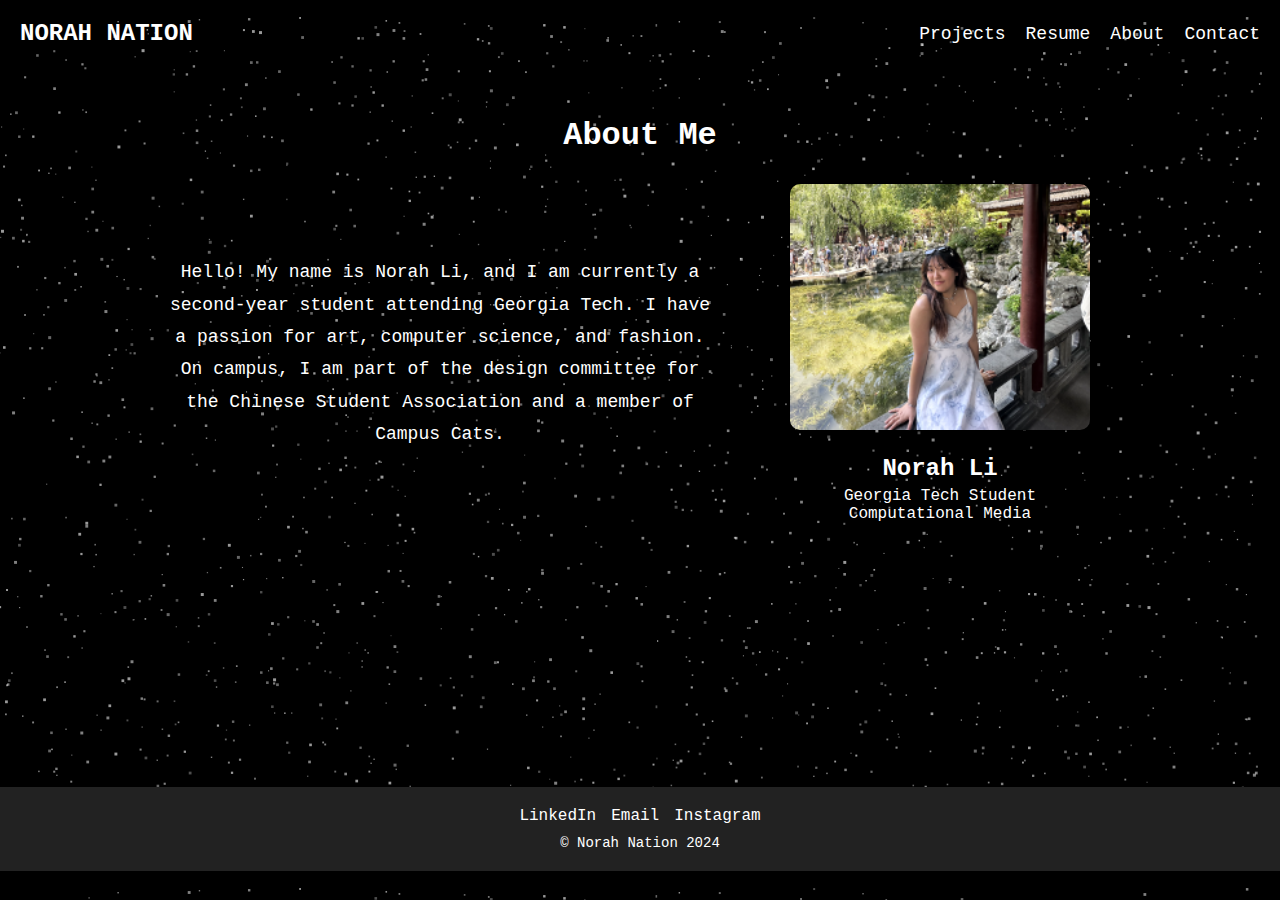
<file: about.html>
<!DOCTYPE html>
<html lang="en">
<head>
  <meta charset="UTF-8">
  <meta name="viewport" content="width=device-width, initial-scale=1.0">
  <title>About - Norah Nation</title>
  <link rel="stylesheet" href="styles.css">
</head>
<body>
  <!-- Header Navigation -->
  <header>
    <div class="header-container">
      <h1 class="logo">
        <a href="index.html" style="text-decoration: none; color: inherit;">NORAH NATION</a>
      </h1>
      <nav>
        <ul class="nav-links">
          <li><a href="projects.html">Projects</a></li>
          <li><a href="resume.html">Resume</a></li>
          <li><a href="about.html">About</a></li>
          <li><a href="contact.html">Contact</a></li>
        </ul>
      </nav>
    </div>
  </header>

  <main class="main-content">
    <section class="about-section">
      <h1>About Me</h1>
      <div class="about-container">
        <div class="about-text">
          <p>
            Hello! My name is Norah Li, and I am currently a second-year student attending Georgia Tech. 
            I have a passion for art, computer science, and fashion. On campus, 
            I am part of the design committee for the Chinese Student Association 
            and a member of Campus Cats.
          </p>
        </div>
        <div class="about-image">
          <img src="profile.png" alt="Norah's Photo" />
          <div class="profile-info">
            <h2>Norah Li</h2>
            <p>Georgia Tech Student</p>
            <p>Computational Media</p>
          </div>
        </div>
      </div>
    </section>
  </main>

  <!-- Footer -->
  <footer>
    <div class="footer-links">
      <a href="https://www.linkedin.com/in/norahli/" target="_blank">LinkedIn</a>
      <a href="mailto:norahjadeli@gmail.com">Email</a>
      <a href="https://instagram.com" target="_blank">Instagram</a>
    </div>
    <p>© Norah Nation 2024</p>
  </footer>
</body>
</html>
</file>
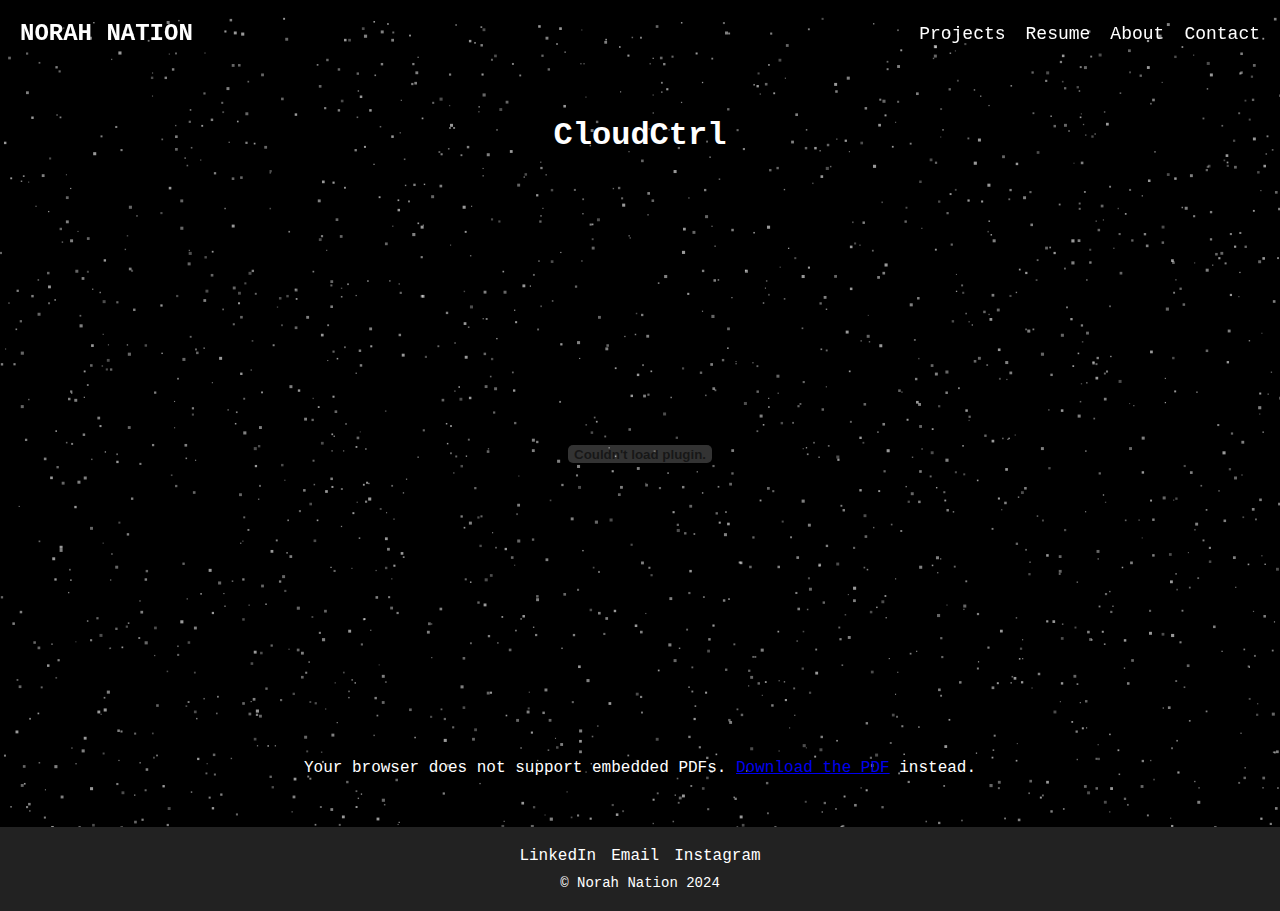
<file: cloudCtrl.html>
<!DOCTYPE html>
<html lang="en">
<head>
  <meta charset="UTF-8">
  <meta name="viewport" content="width=device-width, initial-scale=1.0">
  <title>Norah Nation Portfolio</title>
  <link rel="stylesheet" href="styles.css">
</head>
<body>
  <!-- Header Navigation -->
  <header>
    <div class="header-container">
      <h1 class="logo">
        <a href="index.html" style="text-decoration: none; color: inherit;">NORAH NATION</a>
      </h1>
      <nav>
        <ul class="nav-links">
          <li><a href="projects.html">Projects</a></li>
          <li><a href="#resume">Resume</a></li>
          <li><a href="about.html">About</a></li>
          <li><a href="contact.html">Contact</a></li>
        </ul>
      </nav>
    </div>
  </header>

  <!-- Resume Section -->
  <section id="resume" style="text-align: center; margin: 50px 0;">
    <h1>CloudCtrl</h1>
    <embed 
      src="cloudCtrl.pdf" 
      type="application/pdf" 
      width="80%" 
      height="600px">
    <p>
      Your browser does not support embedded PDFs. 
      <a href="cloudCtrl.pdf" target="_blank">Download the PDF</a> instead.
    </p>
  </section>
  


  <!-- Footer -->
  <footer>
    <div class="footer-links">
      <a href="https://www.linkedin.com/in/norahli/" target="_blank">LinkedIn</a>
      <a href="mailto:norahjadeli@gmail.com">Email</a>
      <a href="https://instagram.com" target="_blank">Instagram</a>
    </div>
    <p>© Norah Nation 2024</p>
  </footer>

  <script src="script.js"></script>
</body>
</html>
</file>
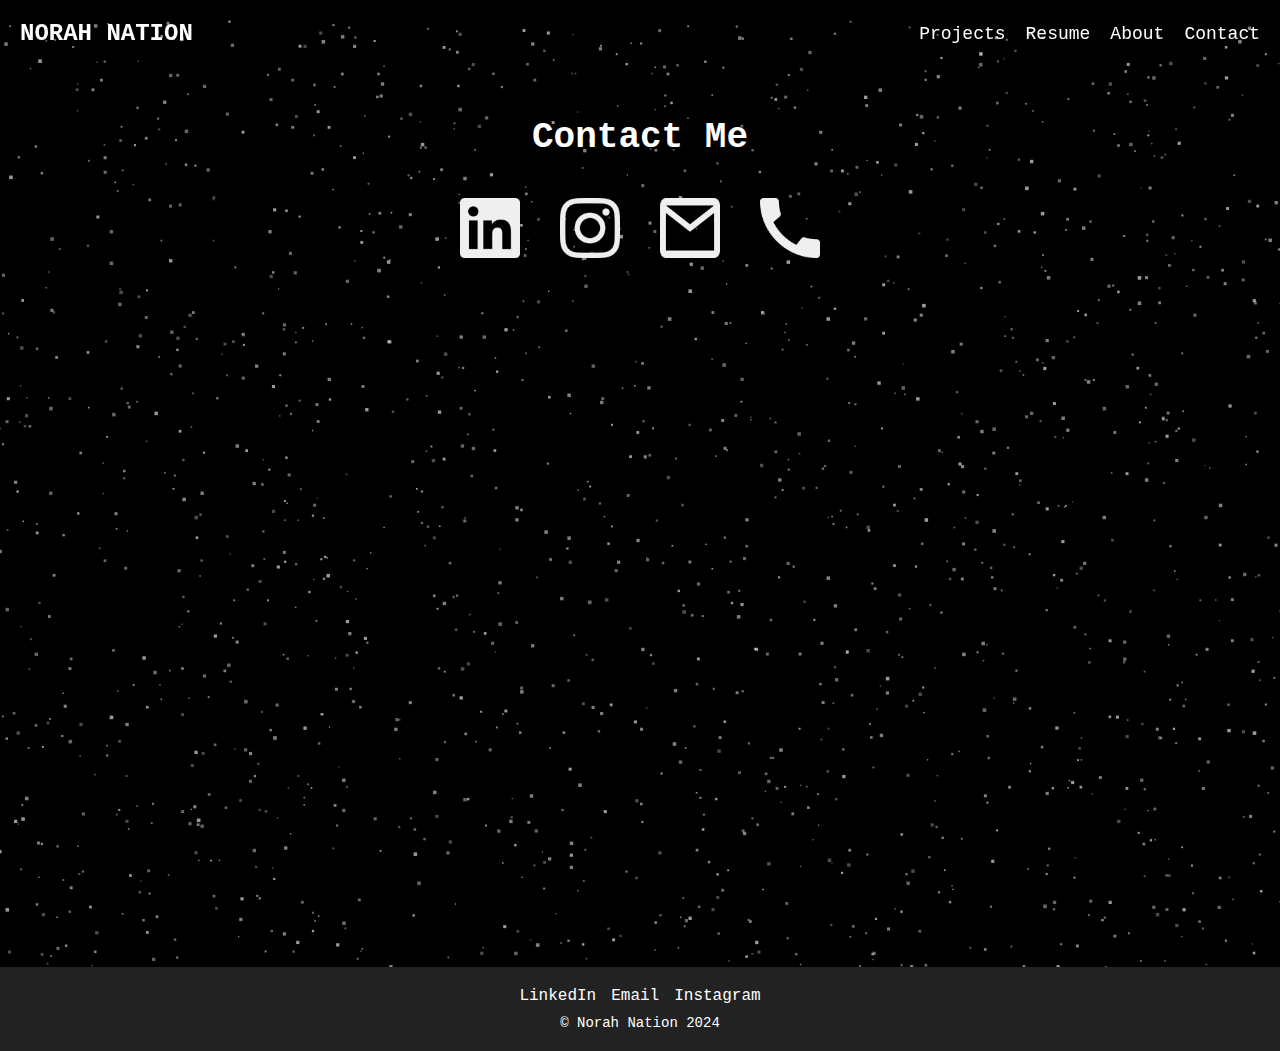
<file: contact.html>
<!DOCTYPE html>
<html lang="en">
<head>
  <meta charset="UTF-8">
  <meta name="viewport" content="width=device-width, initial-scale=1.0">
  <title>Contact - Norah Nation</title>
  <link rel="stylesheet" href="styles.css">
</head>
<body>
 <!-- Header Navigation -->
 <header>
  <div class="header-container">
    <h1 class="logo">
      <a href="index.html" style="text-decoration: none; color: inherit;">NORAH NATION</a>
    </h1>
    <nav>
      <ul class="nav-links">
        <li><a href="projects.html">Projects</a></li>
        <li><a href="resume.html">Resume</a></li>
        <li><a href="about.html">About</a></li>
        <li><a href="contact.html">Contact</a></li>
      </ul>
    </nav>
  </div>
</header>

  <main class="main-content">
    <section class="contact-section">
      <h1>Contact Me</h1>
      <div class="contact-icons">
        <a href="https://www.linkedin.com/in/norahli/" target="_blank">
          <img src="linkedin.png" alt="LinkedIn">
        </a>
        <a href="https://instagram.com" target="_blank">
          <img src="insta.png" alt="Instagram">
        </a>
        <a href="mailto:norahjadeli@gmail.com">
          <img src="email.png" alt="Email">
        </a>
        <a href="tel:+1234567890">
          <img src="phoneNum.png" alt="Phone">
        </a>
      </div>
    </section>
  </main>

  <!-- Footer -->
  <footer>
    <div class="footer-links">
      <a href="https://www.linkedin.com/in/norahli/" target="_blank">LinkedIn</a>
      <a href="mailto:norahjadeli@gmail.com">Email</a>
      <a href="https://instagram.com" target="_blank">Instagram</a>
    </div>
    <p>© Norah Nation 2024</p>
  </footer>
</body>
</html>
</file>
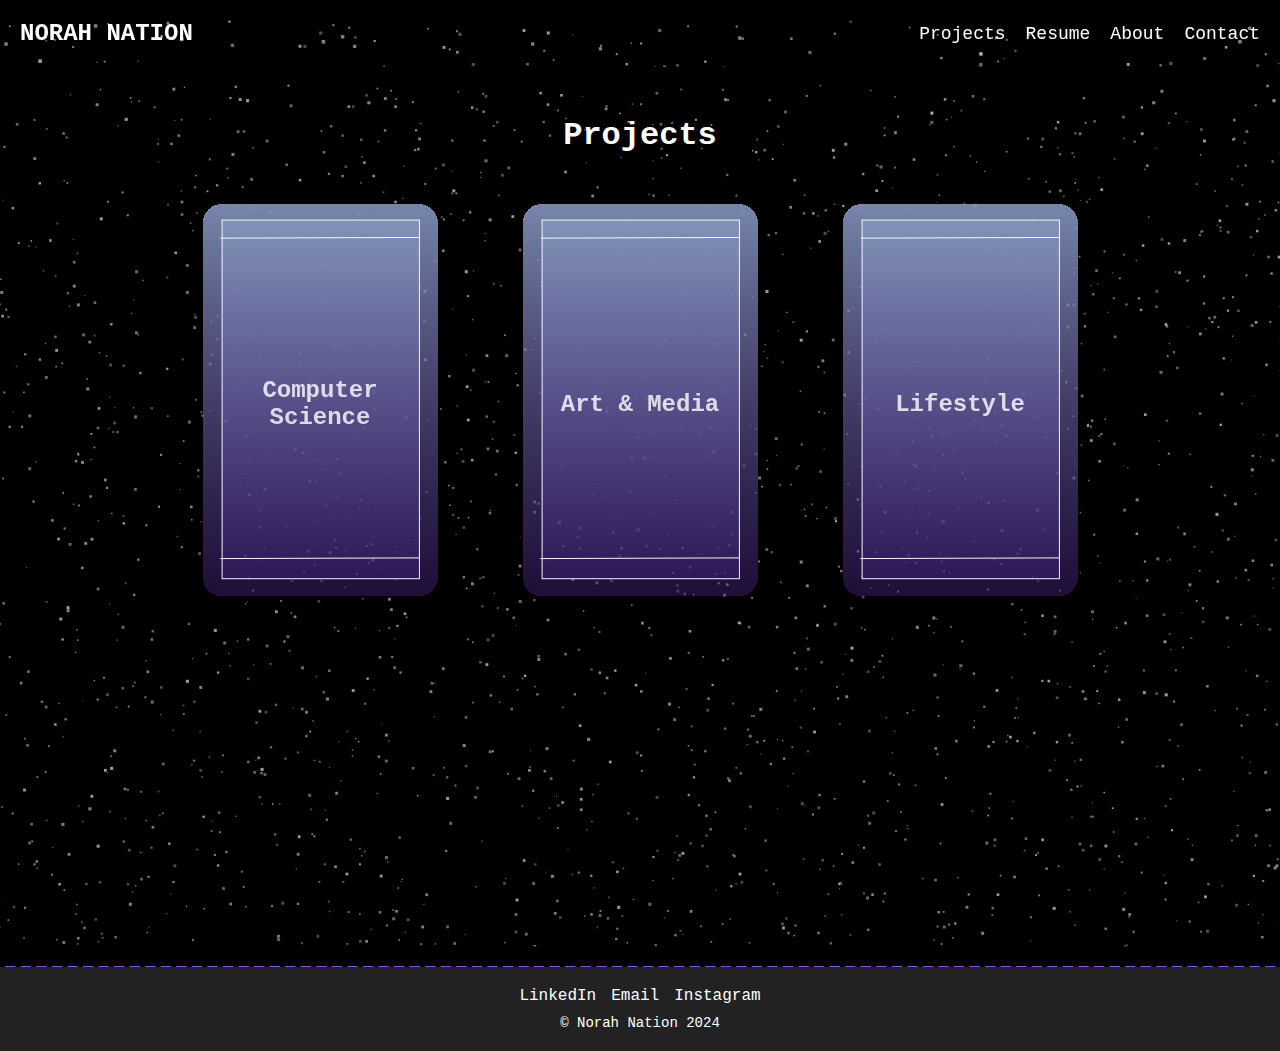
<file: projects.html>
<!DOCTYPE html>
<html lang="en">
<head>
  <meta charset="UTF-8">
  <meta name="viewport" content="width=device-width, initial-scale=1.0">
  <title>Norah Nation - Projects</title>
  <link rel="stylesheet" href="styles.css">
</head>
<body>
  <!-- Header Navigation -->
  <header>
    <div class="header-container">
      <h1 class="logo">
        <a href="index.html" style="text-decoration: none; color: inherit;">NORAH NATION</a>
      </h1>
      <nav>
        <ul class="nav-links">
          <li><a href="projects.html">Projects</a></li>
          <li><a href="resume.html">Resume</a></li>
          <li><a href="about.html">About</a></li>
          <li><a href="contact.html">Contact</a></li>
        </ul>
      </nav>
    </div>
  </header>

  <main class="main-content">
    <section id="projects">
      <h1>Projects</h1>
      <div class="project-cards-container">
        <!-- Project Card 1 -->
        <div class="project-card">
          <div class="card-inner">
            <!-- Front -->
            <div class="card-front" style="background-image: url('card.svg');">
              <h2>Computer <br/> Science</h2>
            </div>
            <!-- Back -->
            <div class="card-back">
              <ul>
                <li><a href="https://github.com/your-project1" target="_blank">ATL Food Finder</a></li>
                <li><a href="https://yourproject1.com" target="_blank">Tarotify</a></li>
                <li><a href="https://nehas28.github.io/Chatbot-group19/" target="_blank">Grandma Cookie</a></li>
              </ul>
            </div>
          </div>
        </div>
  
        <!-- Project Card 2 -->
        <div class="project-card">
          <div class="card-inner">
            <!-- Front -->
            <div class="card-front" style="background-image: url('card.svg');">
              <h2>Art & Media</h2>
            </div>
            <!-- Back -->
            <div class="card-back">
              <ul>
                <li><a href="smallProjects.html" target="_blank">Small Designs</a></li>
                <li><a href="cloudCtrl.html" target="_blank">CloudCtrl</a></li>
                <li><a href="https://yourproject1.com" target="_blank">AP Art Portfolio</a></li>
              </ul>
            </div>
          </div>
        </div>
  
        <!-- Project Card 3 -->
        <div class="project-card">
          <div class="card-inner">
            <!-- Front -->
            <div class="card-front" style="background-image: url('card.svg');">
              <h2>Lifestyle</h2>
            </div>
            <!-- Back -->
            <div class="card-back">
              <ul>
                <li><a href="https://github.com/your-project3" target="_blank">Fashion</a></li>
                <li><a href="https://yourproject3.com" target="_blank">Food</a></li>
                <li><a href="https://yourproject1.com" target="_blank">Scenery</a></li>
              </ul>
            </div>
          </div>
        </div>
      </div>
    </section>
  </main>
  
  
  <footer>
    <div class="footer-links">
      <a href="https://www.linkedin.com/in/norahli/" target="_blank">LinkedIn</a>
      <a href="mailto:norahjadeli@gmail.com">Email</a>
      <a href="https://instagram.com" target="_blank">Instagram</a>
    </div>
    <p>© Norah Nation 2024</p>
  </footer>
</body>
</html>
</file>
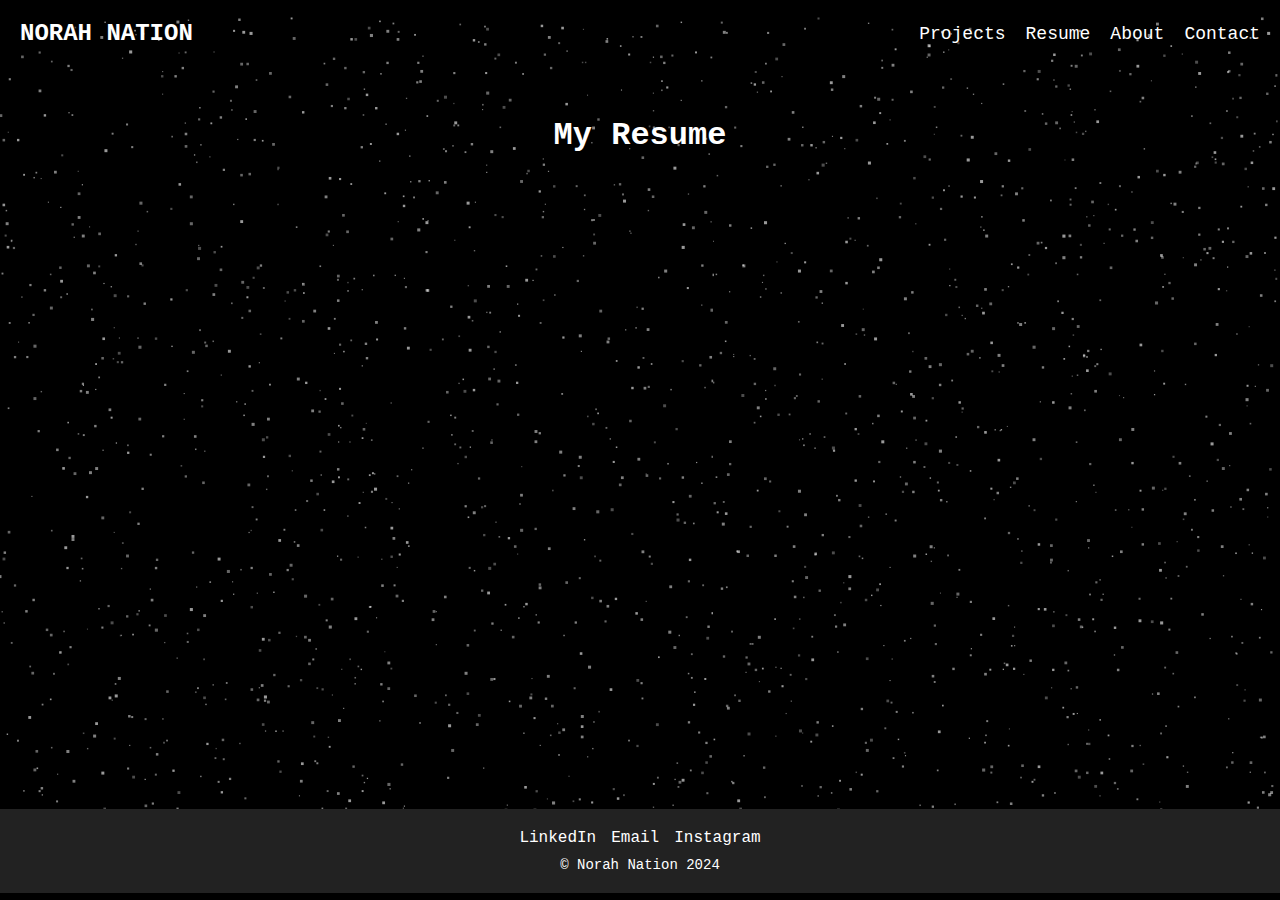
<file: resume.html>
<!DOCTYPE html>
<html lang="en">
<head>
  <meta charset="UTF-8">
  <meta name="viewport" content="width=device-width, initial-scale=1.0">
  <title>Norah Nation Portfolio</title>
  <link rel="stylesheet" href="styles.css">
</head>
<body>
  <!-- Header Navigation -->
  <header>
    <div class="header-container">
      <h1 class="logo">
        <a href="index.html" style="text-decoration: none; color: inherit;">NORAH NATION</a>
      </h1>
      <nav>
        <ul class="nav-links">
          <li><a href="projects.html">Projects</a></li>
          <li><a href="resume.html">Resume</a></li>
          <li><a href="about.html">About</a></li>
          <li><a href="contact.html">Contact</a></li>
        </ul>
      </nav>
    </div>
  </header>

  <!-- Resume Section -->
<section id="resume" style="text-align: center; margin: 50px 0;">
    <h1>My Resume</h1>
    <!-- Embedded PDF -->
    <iframe 
      src="Resume-Norah.pdf" 
      width="80%" 
      height="600px" 
      style="border: none;">
      Your browser does not support PDFs. 
      <a href="Resume-Norah.pdf" target="_blank">Download the PDF</a> instead.
    </iframe>
  </section>
  


  <!-- Footer -->
  <footer>
    <div class="footer-links">
      <a href="https://www.linkedin.com/in/norahli/" target="_blank">LinkedIn</a>
      <a href="mailto:norahjadeli@gmail.com">Email</a>
      <a href="https://instagram.com" target="_blank">Instagram</a>
    </div>
    <p>© Norah Nation 2024</p>
  </footer>

  <script src="script.js"></script>
</body>
</html>
</file>
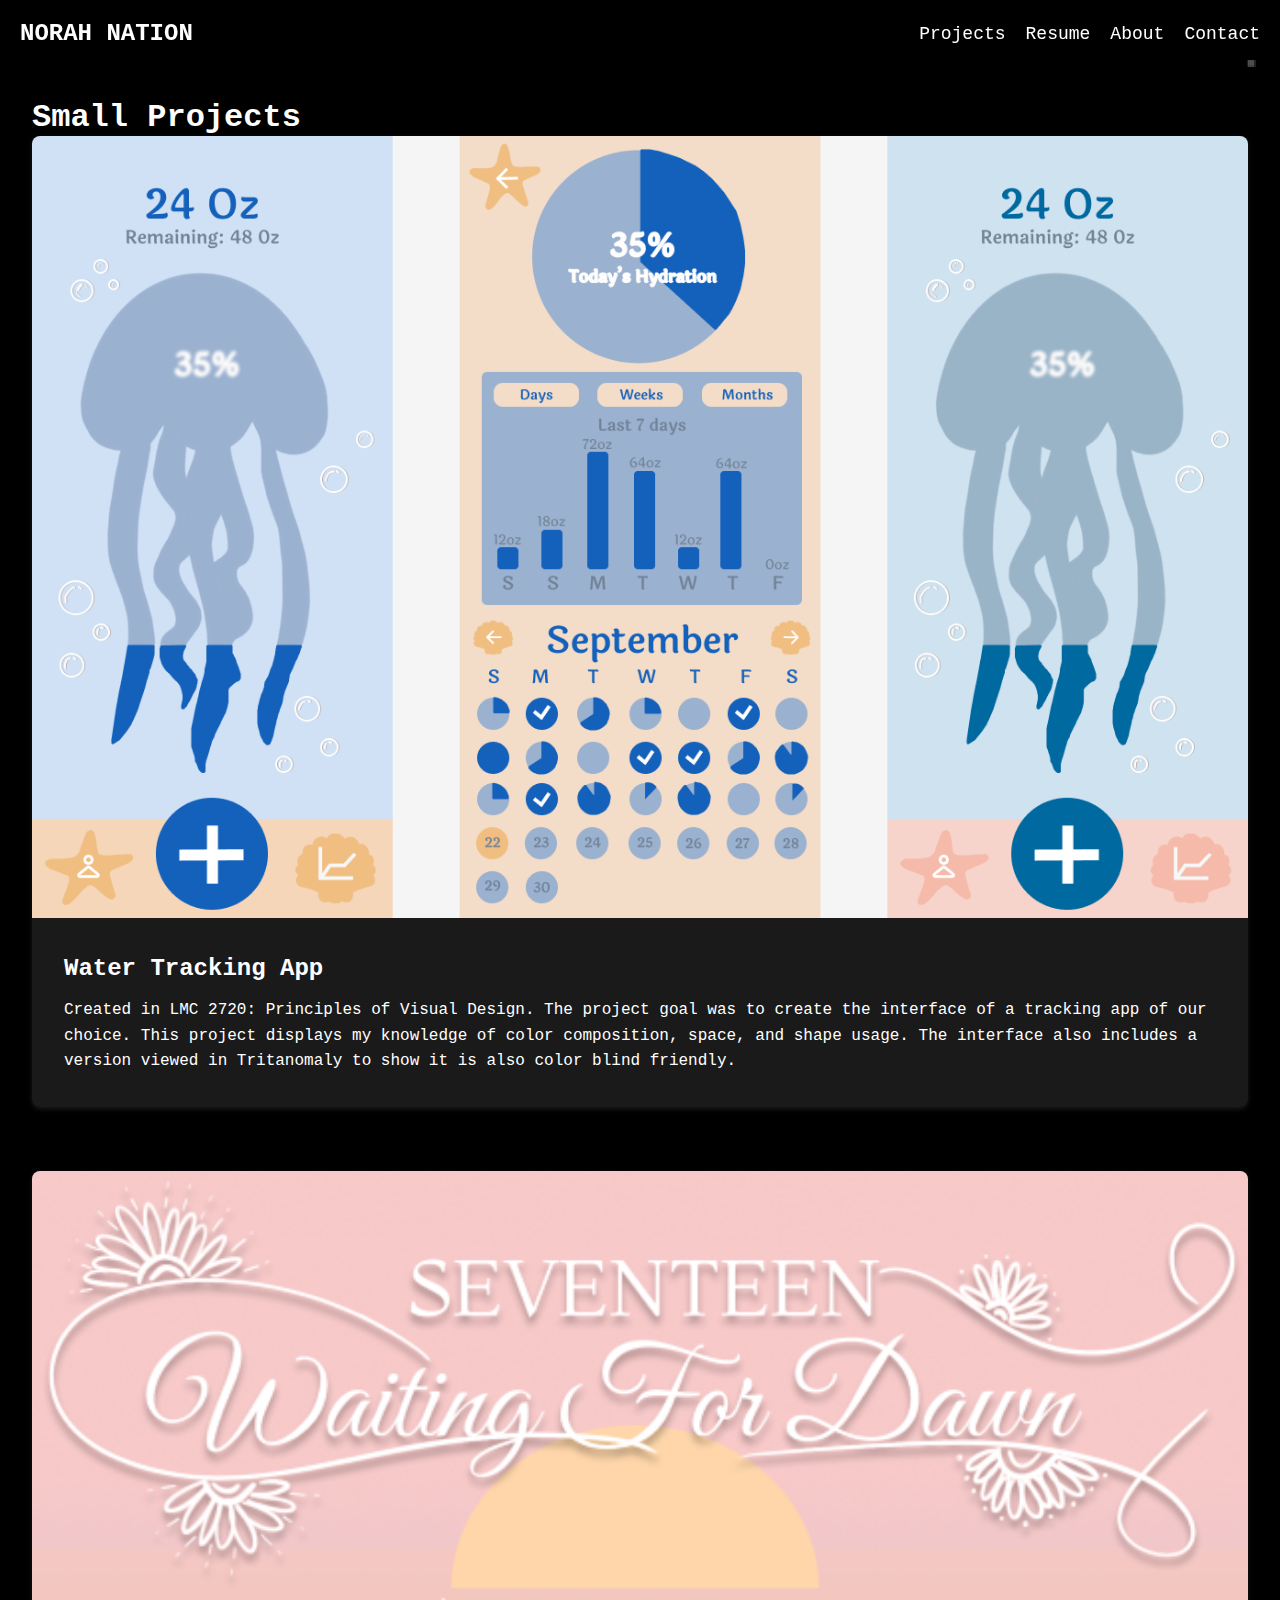
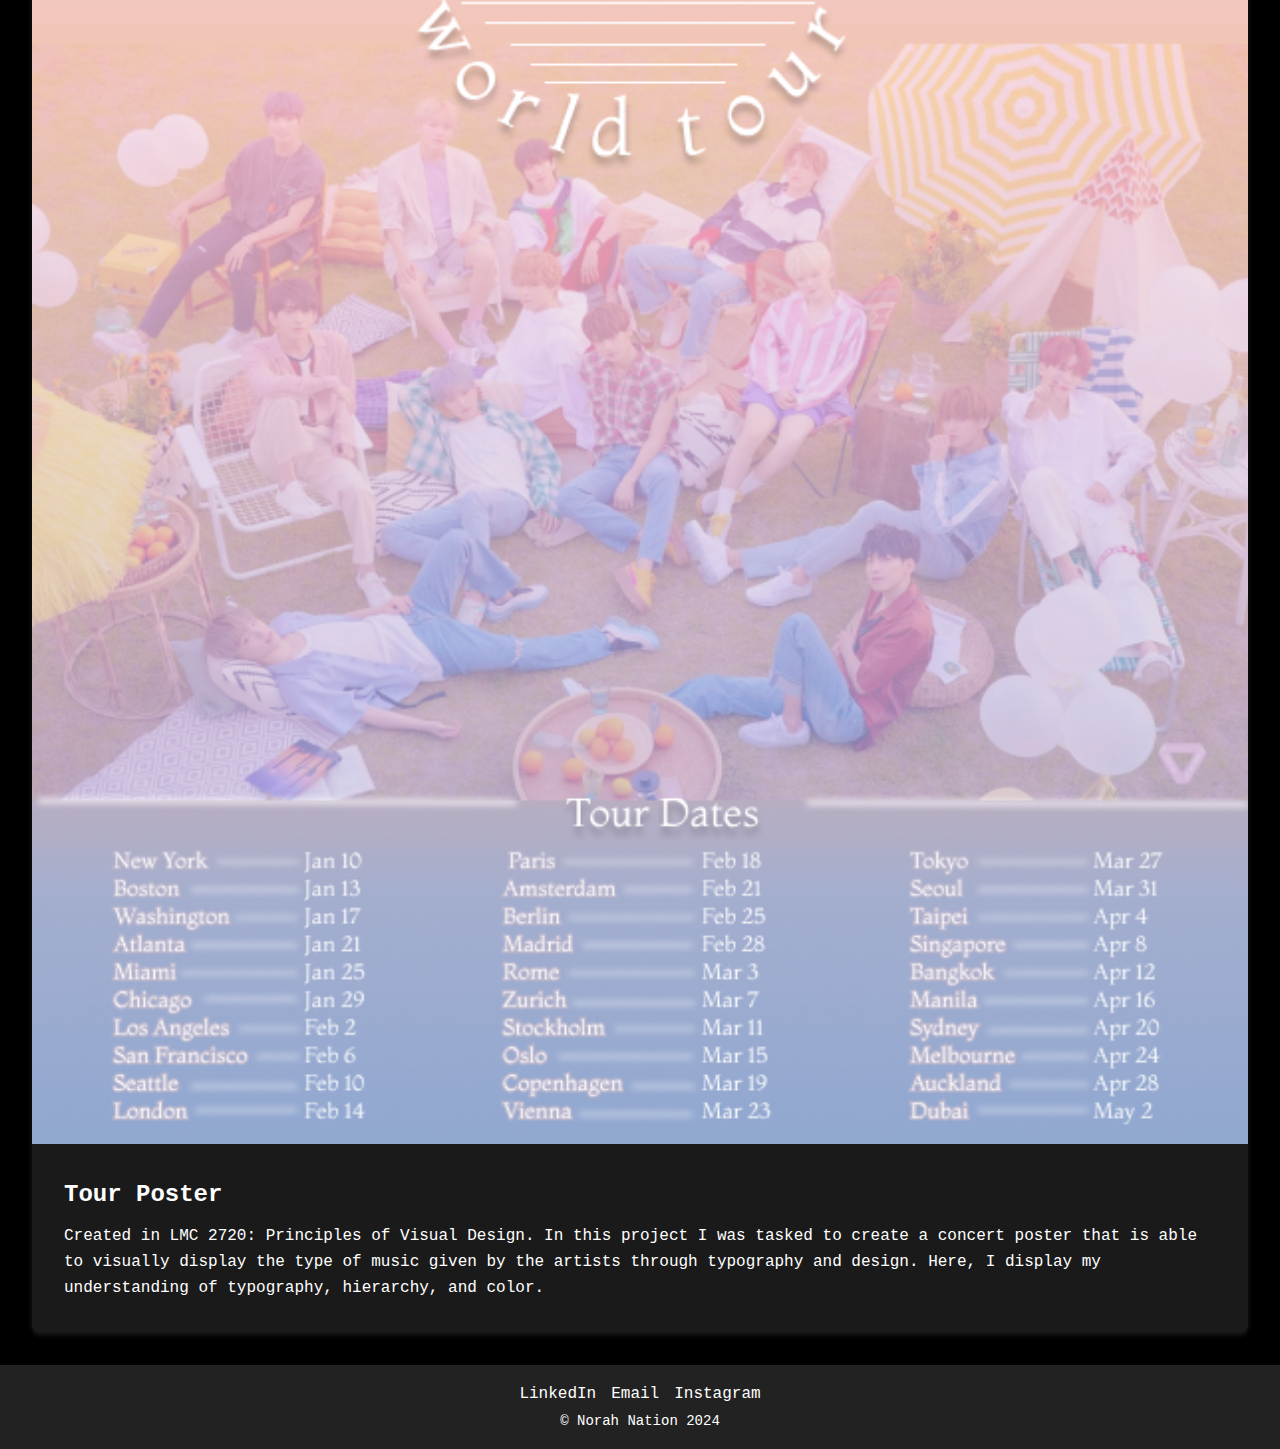
<file: smallProjects.html>
<!DOCTYPE html>
<html lang="en">
<head>
  <meta charset="UTF-8">
  <meta name="viewport" content="width=device-width, initial-scale=1.0">
  <title>Norah Nation Portfolio</title>
  <link rel="stylesheet" href="styles.css">
</head>
<body>
  <!-- Header Navigation -->
  <header>
    <div class="header-container">
      <h1 class="logo">
        <a href="index.html" style="text-decoration: none; color: inherit;">NORAH NATION</a>
      </h1>
      <nav>
        <ul class="nav-links">
          <li><a href="projects.html">Projects</a></li>
          <li><a href="resume.html">Resume</a></li>
          <li><a href="about.html">About</a></li>
          <li><a href="contact.html">Contact</a></li>
        </ul>
      </nav>
    </div>
  </header>

  <main>
    <section id="small-projects">
      <h1>Small Projects</h1>
      <div class="projects-container">
        <!-- Project 1 -->
        <div class="project-item">
          <div class="project-image">
            <img src="WaterApp.png" alt="Water Tracking App">
          </div>
          <div class="project-info">
            <h2>Water Tracking App</h2>
            <p>Created in LMC 2720: Principles of Visual Design. The project goal was to create the interface of a tracking app of our choice.
              This project displays my knowledge of color composition, space, and shape usage. The interface also includes
              a version viewed in Tritanomaly to show it is also color blind friendly. 
            </p>
          </div>
        </div>
  
        <!-- Project 2 -->
        <div class="project-item">
          <div class="project-image">
            <img src="tourPoster.png" alt="Tour Poster">
          </div>
          <div class="project-info">
            <h2>Tour Poster</h2>
            <p>Created in LMC 2720: Principles of Visual Design. In this project I was tasked to create a 
              concert poster that is able to visually display the type of music given by the artists through
              typography and design. Here, I display my understanding of typography, hierarchy, and color.
            </p>
          </div>
        </div>
  
        <!-- Add more project items as needed -->
      </div>
    </section>
  </main>
  



  <!-- Footer -->
  <footer>
    <div class="footer-links">
      <a href="https://www.linkedin.com/in/norahli/" target="_blank">LinkedIn</a>
      <a href="mailto:norahjadeli@gmail.com">Email</a>
      <a href="https://instagram.com" target="_blank">Instagram</a>
    </div>
    <p>© Norah Nation 2024</p>
  </footer>

  <script src="script.js"></script>
</body>
</html>
</file>
<file: styles.css>
/* General Reset */
* {
  margin: 0;
  padding: 0;
  box-sizing: border-box;
}

body {
  font-family: 'Courier New', Courier, monospace;
  color: #fff;
  background-color: #000;
  background-image: url('Stars.svg');
  background-size: cover;
  background-position: center;
  overflow-x: hidden;
}

header {
  padding: 20px;
  display: flex;
  justify-content: space-between;
  align-items: center;
  position: sticky;
  top: 0;
  z-index: 10;
}

.header-container {
  width: 100%;
  display: flex;
  justify-content: space-between;
  align-items: center;
}

.logo {
  font-size: 24px;
}

.nav-links {
  list-style: none;
  display: flex;
  gap: 20px;
}

.nav-links a {
  color: #fff;
  text-decoration: none;
  font-size: 18px;
}

.nav-links a:hover {
  text-decoration: underline;
}




/* Logo and Welcome Section Side by Side */
/* Center Logo Before Interaction */
.logo-welcome-container {
  display: flex;
  justify-content: center; /* Horizontal centering */
  align-items: center; /* Vertical centering */
  height: 100vh; /* Full viewport height */
  position: relative; /* Needed for absolute positioning */
}

.logo-container {
  flex: 0 0 50%; /* Logo takes up 40% of the space */
  display: flex;
  justify-content: center;
  align-items: center;
  z-index: 1;
}

.animated-logo {
  width: 100%;
  max-width: 800px; /* Set the max size */
  position: relative; /* Allows precise centering */
  top: 90%; /* Move logo down by half the viewport height */
  transform: translate(-50%, -50%); /* Center it using transform */
  cursor: pointer; /* Indicates interactivity */
  transition: all 1.5s ease; /* Smooth transitions */
  z-index: 1;
}

.welcome-section {
  flex: 1; /* Text takes up the remaining space */
  text-align: left;
  margin-left: 15px;
  z-index: 2;
}

.welcome-section h1,
.welcome-section p {
  opacity: 0; /* Initially hidden */
  transform: translateX(-150px); /* Slide in from the left */
  margin-left: 15px;
  transition: all 1.5s ease;
  z-index: 2;
}

.welcome-section h1 {
  font-size: 80px;
  margin-bottom: 20px;
}

.welcome-section p {
  font-size: 28px;
  line-height: 1.6;
}


/* Footer */
footer {
  background-color: #222;
  text-align: center;
  padding: 20px;
}

.footer-links {
  display: flex;
  justify-content: center;
  gap: 15px;
  margin-bottom: 10px;
}

.footer-links a {
  color: #fff;
  text-decoration: none;
}

.footer-links a:hover {
  text-decoration: underline;
}

footer p {
  font-size: 14px;
}

  

  /* Projects Section Styles */
#projects {
    background-color: #000;
    background-image: url('Stars.svg'); /* Add a starry background */
    background-size: cover;
    background-position: center;
    color: #fff;
    text-align: center;
    padding: 50px 20px;
    min-height: 100vh;
  }
  
  .projects-header {
    display: flex;
    justify-content: space-between;
    align-items: center;
    padding: 20px;
    border-bottom: 1px solid #444;
  }
  
  .projects-header h1 {
    font-size: 24px;
    font-family: 'Courier New', Courier, monospace;
  }
  
 /* General styles for the card container */
.project-cards-container {
  display: flex;
  justify-content: center;
  gap: 20px;
  margin-top: 50px;
  perspective: 1000px; /* Add perspective for 3D effect */
}

.project-card {
  width: 300px;
  height: 400px;
  transform-style: preserve-3d;
  transition: transform 0.6s;
  cursor: pointer;
}

.project-card:hover {
  transform: rotateY(180deg); /* Flip the card on hover */
}

/* Card inner wrapper for handling the flip */
.card-inner {
  position: relative;
  width: 100%;
  height: 100%;
  transform-style: preserve-3d;
  transition: transform 0.6s;
}

/* Card front side */
.card-front,
.card-back {
  position: absolute;
  width: 100%;
  height: 100%;
  backface-visibility: hidden; /* Hide the back when flipped */
  display: flex;
  justify-content: center;
  align-items: center;
}

.card-front {
  background-size: contain; /* Change from 'cover' to 'contain' */
  background-repeat: no-repeat; /* Prevent image from repeating */
  background-position: center;
  border-radius: 15px;
  color: rgba(255, 255, 255, 0.8);
  font-family: 'Courier New', Courier, monospace;
  text-align: center;
  display: flex;
  justify-content: center;
  align-items: center;
}


.card-back {
  background-image: url('card.svg');
  background-size: contain;
  background-repeat: no-repeat;
  background-position: center;
  color: #fff;
  transform: rotateY(180deg); /* Initially hide the back */
  padding: 20px;
}

.card-back h3 {
  font-size: 20px;
  margin-bottom: 10px;
}

.card-back ul {
  list-style-type: none;
  padding: 0;
}

.card-back a {
  color: #fff;
  text-decoration: none;
  text-shadow: 1px 1px 2px black;
}

.card-back a:hover {
  text-decoration: underline;
}


  
  /* Responsive Design */
  @media (max-width: 768px) {
    .project-cards-container {
      flex-direction: column;
      align-items: center;
    }
  }

  .about-section {
    text-align: center;
    padding: 50px 20px;
    min-height: 80vh;
  }
  
  .about-container {
    display: flex;
    flex-wrap: wrap;
    justify-content: center;
    align-items: center;
    margin-top: 30px;
  }
  
  .about-text {
    flex: 1;
    max-width: 600px;
    padding: 20px;
  }
  
  .about-text p {
    font-size: 18px;
    line-height: 1.8;
  }
  
  .about-image {
    flex: 1;
    max-width: 400px;
    text-align: center;
  }
  
  .about-image img {
    width: 100%;
    max-width: 300px;
    border-radius: 10px;
    margin-bottom: 20px;
  }
  
  .profile-info h2 {
    margin-bottom: 5px;
  }
  
  .profile-info p {
    margin: 0;
  }
  
  /* Responsive Design */
  @media (max-width: 768px) {
    .about-container {
      flex-direction: column;
    }
  }

  /* Contact Page Specific Styles */
.contact-section {
    height: 100vh;
    text-align: center;
    padding: 50px 20px;
    min-height: 80vh;
  }
  
  .contact-section h1 {
    font-size: 36px;
    margin-bottom: 40px;
  }
  
  .contact-icons {
    display: flex;
    justify-content: center;
    gap: 40px;
  }
  
  .contact-icons a img {
    width: 60px;
    height: 60px;
    transition: transform 0.3s ease;
  }
  
  .contact-icons a img:hover {
    transform: scale(1.2);
    cursor: pointer;
  }
  
  /* Responsive Design */
  @media (max-width: 768px) {
    .contact-icons {
      flex-wrap: wrap;
      gap: 20px;
    }
  }
  #small-projects {
    padding: 2rem;
    background-color: #000; /* Assuming you want to keep the dark theme */
    color: #fff;
  }
  
  .projects-container {
    display: flex;
    flex-direction: column;
    gap: 4rem;
  }
  
  .project-item {
    display: flex;
    flex-direction: column;
    background: rgba(255, 255, 255, 0.1); /* Slight white background for contrast */
    border-radius: 8px;
    overflow: hidden;
    box-shadow: 0 2px 5px rgba(255,255,255,0.1);
  }
  
  .project-image {
    width: 100%;
    height: 100%; /* Adjust this value as needed */
    overflow: hidden;
  }
  
  .project-image img {
    width: 100%;
    height: 100%;
    object-fit: contain;
  }
  
  .project-info {
    padding: 2rem;
  }
  
  .project-info h2 {
    margin-bottom: 1rem;
    font-size: 1.5rem;
  }
  
  .project-info p {
    font-size: 1rem;
    line-height: 1.6;
  }
  
  .carousel {
    width: 100%;
    height: 100vh;
    position: relative;
    overflow: hidden;
  }
  
  .carousel-container {
    width: 100%;
    height: 100%;
    position: relative;
  }
  
  .slide {
    position: absolute;
    inset: 0;
    opacity: 0;
    transition: 200ms opacity ease-in-out;
    transition-delay: 200ms;
  }
  
  .slide[data-active] {
    opacity: 1;
    z-index: 1;
    transition-delay: 0ms;
  }
  
  .carousel-button {
    position: absolute;
    z-index: 2;
    background: none;
    border: none;
    font-size: 4rem;
    top: 50%;
    transform: translateY(-50%);
    color: rgba(255, 255, 255, .5);
    cursor: pointer;
    border-radius: .25rem;
    padding: 0 .5rem;
    background-color: rgba(0, 0, 0, .1);
  }
  
  .carousel-button:hover,
  .carousel-button:focus {
    color: white;
    background-color: rgba(0, 0, 0, .2);
  }
  
  .carousel-button:focus {
    outline: 1px solid black;
  }
  
  .carousel-button.prev {
    left: 1rem;
  }
  
  .carousel-button.next {
    right: 1rem;
  }
  
  .carousel-caption {
    position: absolute;
    bottom: 20px;
    left: 0;
    right: 0;
    padding: 15px;
    background: rgba(0, 0, 0, 0.5);
    color: #fff;
    text-align: center;
  }
</file>
